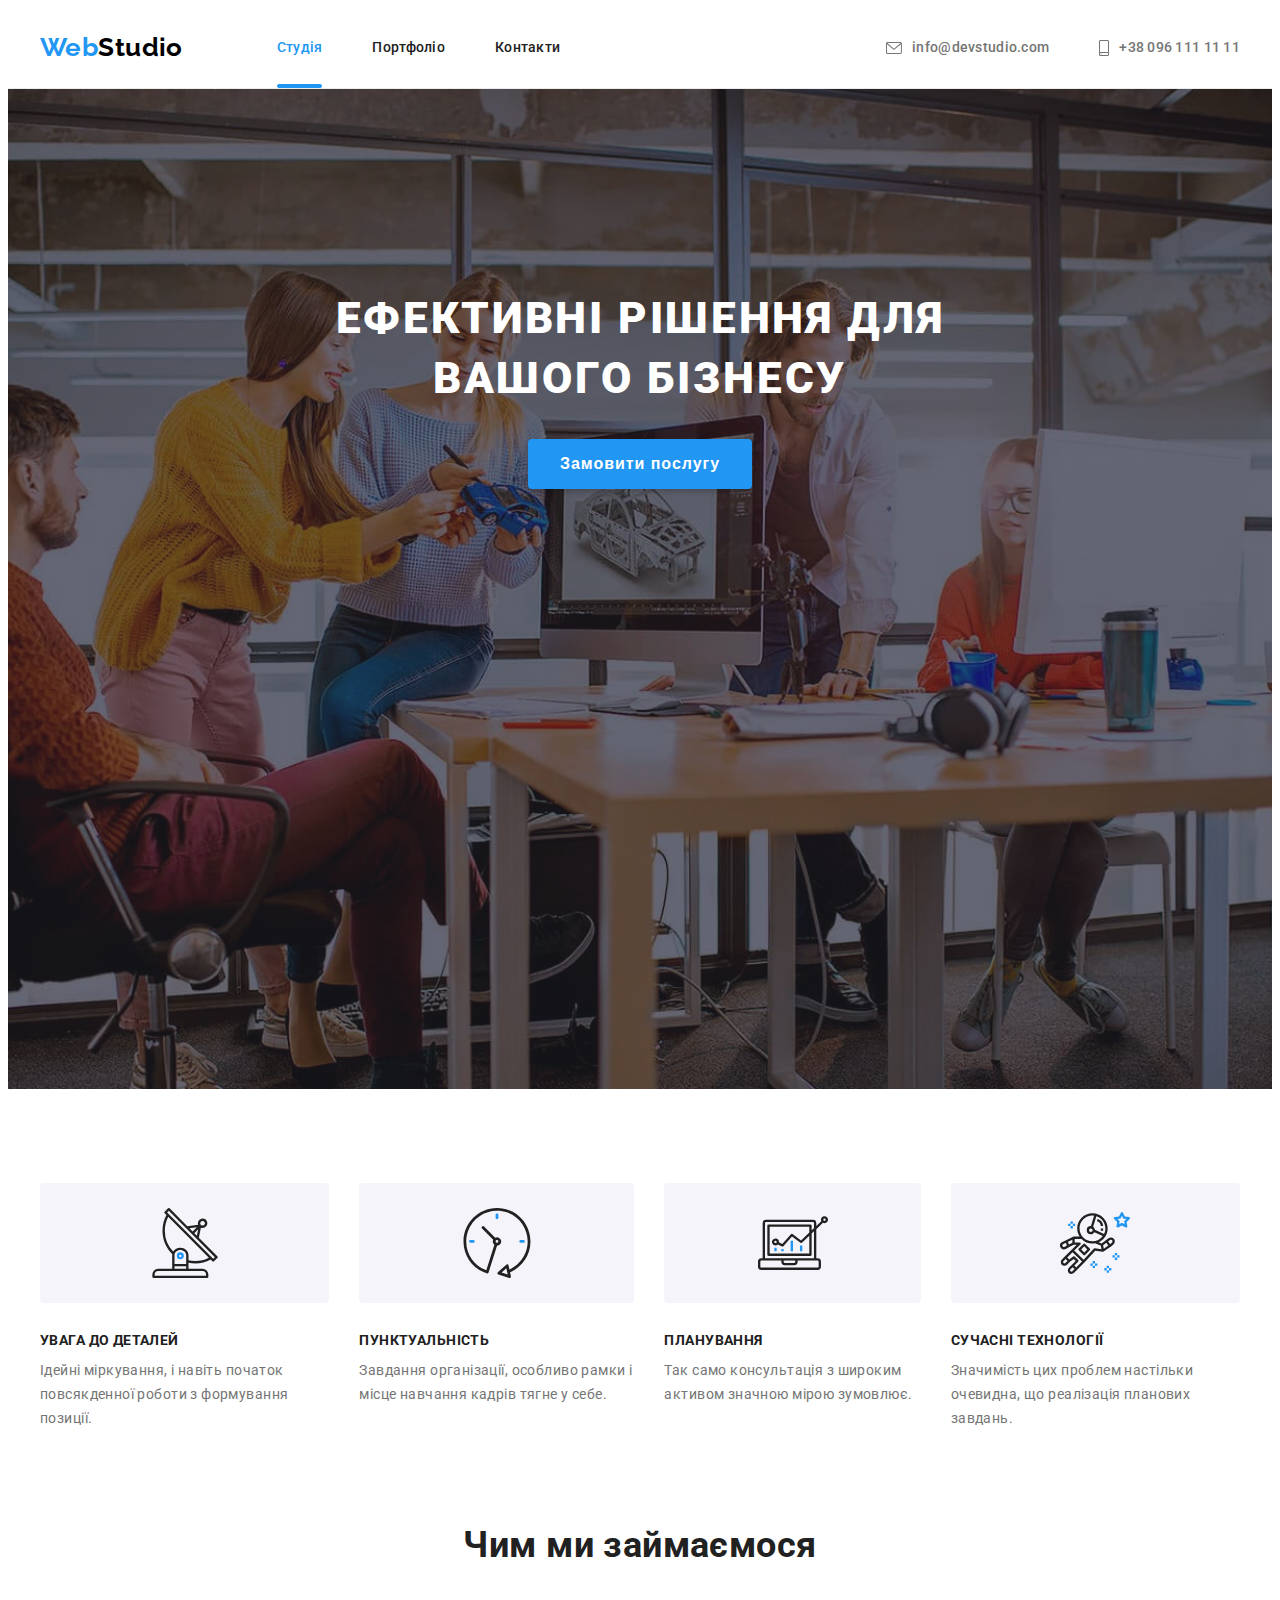
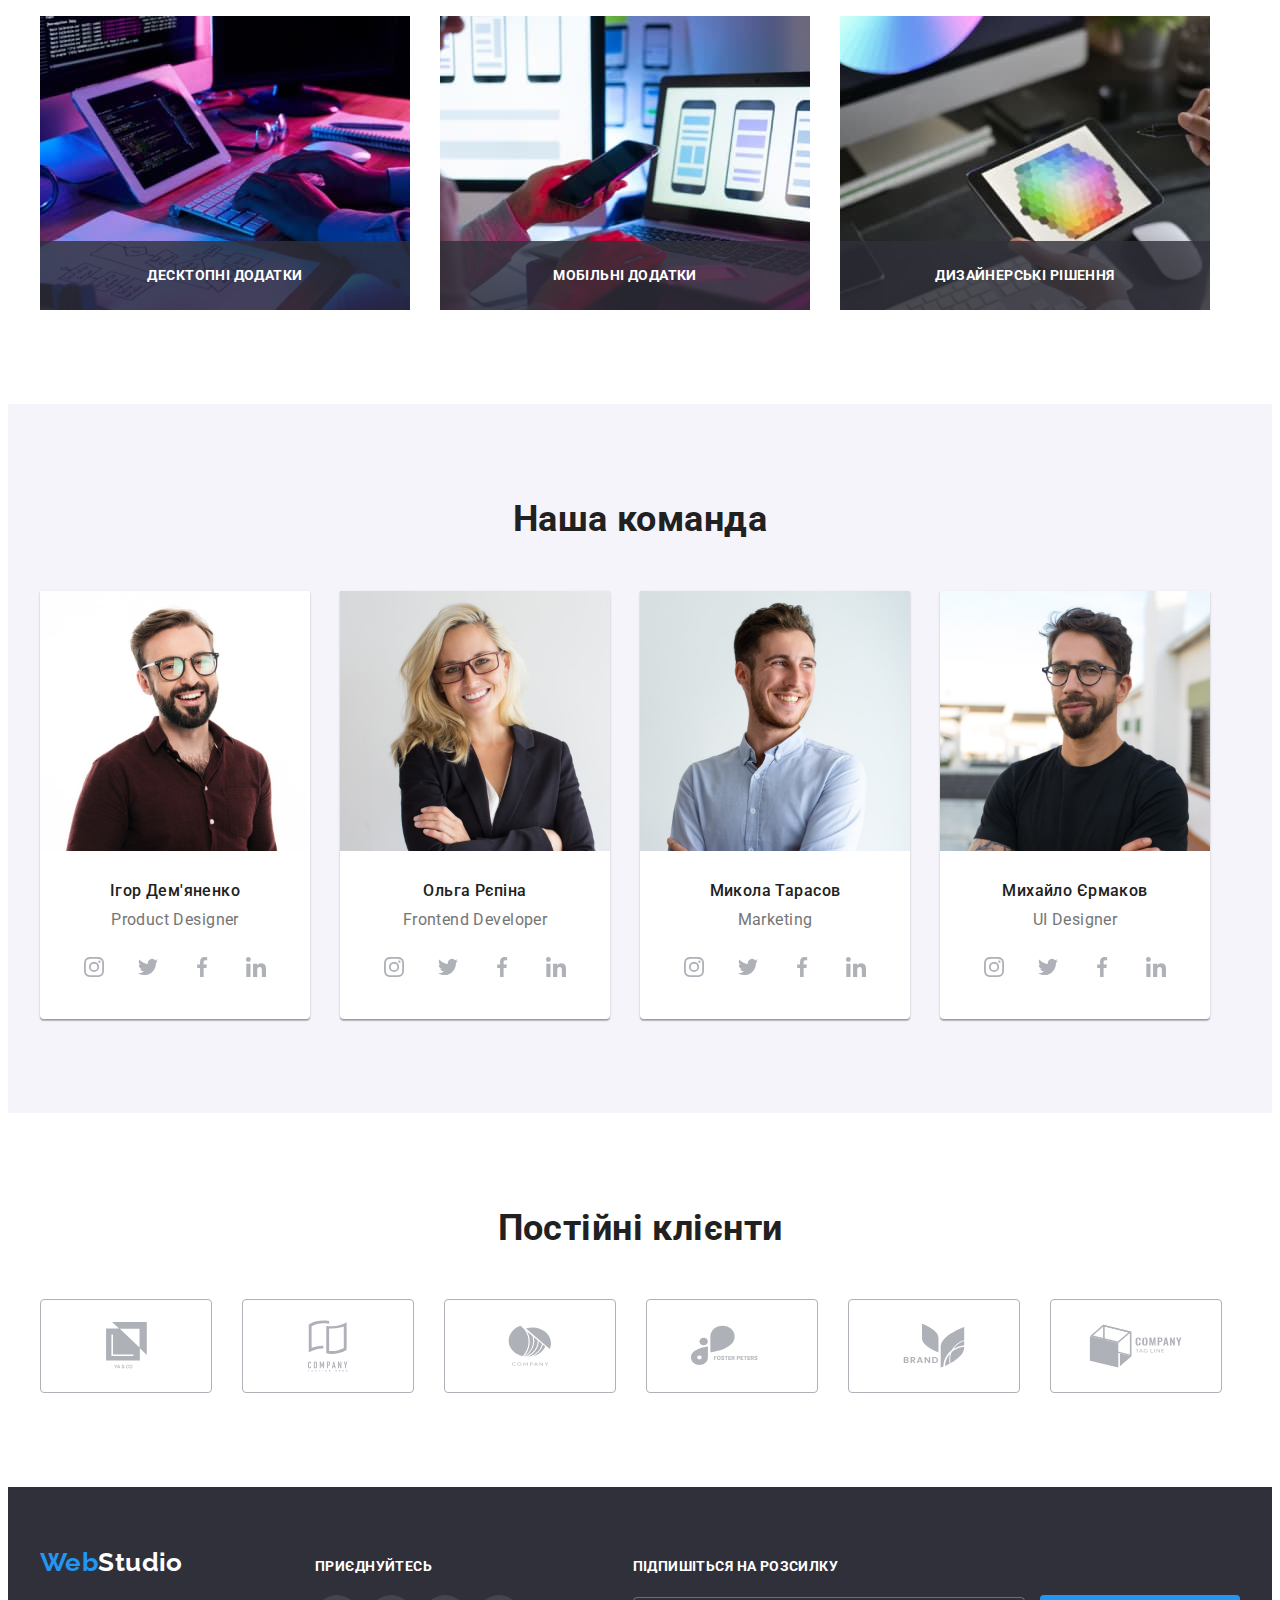
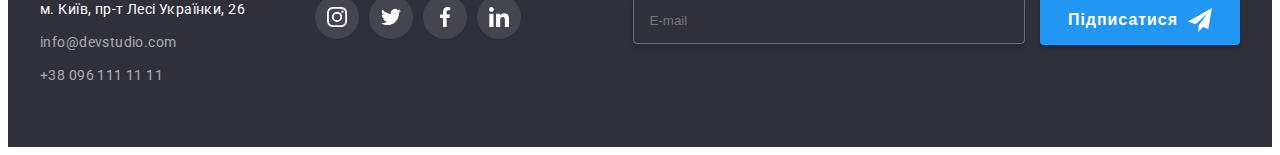
<file: index.html>
<!DOCTYPE html>
<html lang="uk">
<head>
    <meta charset="UTF-8">
    <meta http-equiv="X-UA-Compatible" content="IE=edge">
    <meta name="viewport" content="width=device-width, initial-scale=1.0">
    <title>Студія</title>
    
    <link rel="preconnect" href="https://fonts.googleapis.com">
    <link rel="preconnect" href="https://fonts.gstatic.com" crossorigin>
    <link href="https://fonts.googleapis.com/css2?family=Raleway:wght@700&family=Roboto:wght@400;500;700;900&display=swap"
        rel="stylesheet">
    <link rel="stylesheet" href="https://cdnjs.cloudflare.com/ajax/libs/modern-normalize/1.1.0/modern-normalize.min.css"
        integrity="sha512-wpPYUAdjBVSE4KJnH1VR1HeZfpl1ub8YT/NKx4PuQ5NmX2tKuGu6U/JRp5y+Y8XG2tV+wKQpNHVUX03MfMFn9Q=="
        crossorigin="anonymous" referrerpolicy="no-referrer">
    <link rel="stylesheet" href="./css/main.min.css">
</head>
<body>
    <header class="header">
        <div class="container header__container">
            <nav class="navigation">
                <a href="./index.html" class="logo-label">Web<span class="logo-label--black">Studio</span></a>
                <ul class="navigation__list">
                    <li class="navigation__item"><a class="navigation__menu navigation__menu--current"
                            href="./index.html">Студія</a></li>
                    <li class="navigation__item"><a class="navigation__menu" href="./portfolio.html">Портфоліо</a></li>
                    <li class="navigation__item"><a class="navigation__menu" href="#contacts">Контакти</a></li>
                </ul>
            </nav>
            <ul class="header__list">
                <li class="header__item"><a class="header__contact" href="mailto:info@devstudio.com">
                    <svg class="header__icon" width="16" height="12"><use href="./images/icons.svg#icon-envelope"></use></svg> info@devstudio.com</a>
                </li>
                <li class="header__item"><a class="header__contact" href="tel:+380961111111">
                    <svg class="header__icon" width="10" height="16"><use href="./images/icons.svg#icon-smartphone"></use></svg> +38 096 111 11 11</a>
                </li>
            </ul>
        </div>
    </header>
    <main>
        <section class="hero">
            <div class="container">
                <h1 class="hero__title">Ефективні рішення для <br>вашого бізнесу</h1>
                <button type="button" class="hero__button" data-modal-open>Замовити послугу</button>
            </div>
            <div class="backdrop is-hidden" data-modal>
                <div class="modal">
                    <form name="modal-form" class="modal__form form">
                        <p class="form__title">Залиште свої дані, ми вам передзвонимо</p>
                        <div class="form__field">
                            <label class="form__label" for="name">Ім'я</label>
                            <input class="form__input" type="text" name="name" id="name">
                            <svg class="form__icon" width="18" height="18">
                                <use href="./images/icons.svg#icon-person"></use>
                            </svg>
                        </div>
                        <div class="form__field">
                            <label class="form__label" for="tel">Телефон</label>
                            <input class="form__input" type="tel" name="phone-number" id="tel">
                            <svg class="form__icon" width="18" height="18">
                                <use href="./images/icons.svg#icon-phone"></use>
                            </svg>
                        </div>
                        <div class="form__field">
                            <label class="form__label" for="mail">Пошта</label>
                            <input class="form__input" type="email" name="email" id="mail">
                            <svg class="form__icon" width="18" height="18">
                                <use href="./images/icons.svg#icon-email"></use>
                            </svg>
                        </div>
                        <div class="form__comment">
                            <label class="form__label" for="comment">Коментар</label>
                            <textarea class="form__textarea" name="comment" id="comment" rows="5" placeholder="Введіть текст"></textarea>
                        </div>
                        <div class="form__checkbox">
                            <label class="form__policy">
                                <input class="form__icon-checkbox form__icon-checkbox--hidden" type="checkbox" name="policy">
                                <span class="form__icon-checkbox"></span>
                                <span>Погоджуюся з розсилкою та приймаю <a href="" class="form__link"> Умови договору</a></span>
                            </label>
                        </div>
                        <button class="form__button-submit">Відправити</button>
                        <button class="form__button-close" data-modal-close>
                            <svg class="icon-close" width="18" height="18">
                                <use href="./images/icons.svg#icon-close"></use>
                            </svg>
                        </button>
                    </form>
                </div>
            </div>
        </section>
        <section class="section features">
            <div class="container">
                <h2 class="features__title features__title--hidden">Наші перваги</h2>
                <ul class="features__list">
                    <li class="features__item">
                        <div class="features__box">
                            <svg width="70" height="70">
                                <use href="./images/icons.svg#icon-antenna"></use>
                            </svg>
                        </div>
                        <h3 class="features__subtitle">Увага до деталей</h3>
                        <p class="features__text">Ідейні міркування, і навіть початок повсякденної роботи з формування позиції.</p>
                    </li>
                    <li class="features__item">
                        <div class="features__box">
                            <svg width="70" height="70">
                                <use href="./images/icons.svg#icon-clock"></use>
                            </svg>
                        </div>
                        <h3 class="features__subtitle">Пунктуальність</h3>
                        <p class="features__text">Завдання організації, особливо рамки і місце навчання кадрів тягне у себе.</p>
                    </li>
                    <li class="features__item">
                        <div class="features__box">
                            <svg width="70" height="70">
                                <use href="./images/icons.svg#icon-diagram"></use>
                            </svg>
                        </div>
                        <h3 class="features__subtitle">Планування</h3>
                        <p class="features__text">Так само консультація з широким активом значною мірою зумовлює.</p>
                    </li>
                    <li class="features__item">
                        <div class="features__box">
                            <svg width="70" height="70">
                                <use href="./images/icons.svg#icon-astronaut"></use>
                            </svg>
                        </div>
                        <h3 class="features__subtitle">Сучасні технології</h3>
                        <p class="features__text">Значимість цих проблем настільки очевидна, що реалізація планових завдань.</p>
                    </li>
                </ul>
            </div>
        </section>
        <section class="section section--no-padding about">
            <div class="container">
                <h2 class="about__title">Чим ми займаємося</h3>
                <ul class="about__list">
                    <li class="about__item">
                        <div class="about__box">
                            <img src="./images/development.jpg" alt="Написання коду" width="370" height="294">
                            <p class="about__text">Десктопні додатки</p>
                        </div>
                    </li>
                    <li class="about__item">
                        <div class="about__box">
                            <img src="./images/layout.jpg" alt="Підбірка дизайну додатку для телефона" width="370" height="294">
                            <p class="about__text">Мобільні додатки</p>
                        </div>
                    </li>
                    <li class="about__item">
                        <div class="about__box">
                            <img src="./images/palette.jpg" alt="Відкрита палітра кольорів на планшеті" width="370" height="294">
                            <p class="about__text">Дизайнерські рішення</p>
                        </div>
                    </li>
                </ul>
            </div>
        </section>
        <section class="section section--bgr-grey team">
            <div class="container">
                <h2 class="team__title">Наша команда</h2>
                <ul class="team__list">
                    <li class="team__item">
                        <img src="./images/ihor-demyanenko.jpg" alt="Фото Ігора Дем'яненко" width="270" height="260">
                        <h3 class="team__subtitle">Ігор Дем'яненко</h3>
                        <p class="team__text">Product Designer</p>
                        <ul class="social team__social">
                            <li class="social__item">
                                <a class="social__link" href="https://www.instagram.com" rel="noreferrer noopener" target="_blank" title="Instagram">
                                    <svg width="20" height="20">
                                        <use href="./images/icons.svg#icon-instagram"></use>
                                    </svg>
                                </a>
                            </li>
                            <li class="social__item">
                                <a class="social__link" href="https://twitter.com" rel="noreferrer noopener" target="_blank" title="Twitter">
                                    <svg width="20" height="20">
                                        <use href="./images/icons.svg#icon-twitter"></use>
                                    </svg>
                                </a>
                            </li>
                            <li class="social__item">
                                <a class="social__link" href="https://www.facebook.com" rel="noreferrer noopener" target="_blank" title="Facebook">
                                    <svg width="20" height="20">
                                        <use href="./images/icons.svg#icon-facebook"></use>
                                    </svg>
                                </a>
                            </li>
                            <li class="social__item">
                                <a class="social__link" href="https://www.linkedin.com" rel="noreferrer noopener" target="_blank" title="LinkedIn">
                                    <svg width="20" height="20">
                                        <use href="./images/icons.svg#icon-linkedin"></use>
                                    </svg>
                                </a>
                            </li>
                        </ul>
                    </li>
                    <li class="team__item">
                        <img src="./images/olga-repina.jpg" alt="Фото Ольги Рєпіної" width="270" height="260">
                        <h3 class="team__subtitle">Ольга Рєпіна</h3>
                        <p class="team__text">Frontend Developer</p>
                        <ul class="social team__social">
                            <li class="social__item">
                                <a class="social__link" href="https://www.instagram.com" rel="noreferrer noopener" target="_blank"
                                    title="Instagram">
                                    <svg width="20" height="20">
                                        <use href="./images/icons.svg#icon-instagram"></use>
                                    </svg>
                                </a>
                            </li>
                            <li class="social__item">
                                <a class="social__link" href="https://twitter.com" rel="noreferrer noopener" target="_blank" title="Twitter">
                                    <svg width="20" height="20">
                                        <use href="./images/icons.svg#icon-twitter"></use>
                                    </svg>
                                </a>
                            </li>
                            <li class="social__item">
                                <a class="social__link" href="https://www.facebook.com" rel="noreferrer noopener" target="_blank"
                                    title="Facebook">
                                    <svg width="20" height="20">
                                        <use href="./images/icons.svg#icon-facebook"></use>
                                    </svg>
                                </a>
                            </li>
                            <li class="social__item">
                                <a class="social__link" href="https://www.linkedin.com" rel="noreferrer noopener" target="_blank"
                                    title="LinkedIn">
                                    <svg width="20" height="20">
                                        <use href="./images/icons.svg#icon-linkedin"></use>
                                    </svg>
                                </a>
                            </li>
                        </ul>
                    </li>
                    <li class="team__item">
                        <img src="./images/mykola-tarasov.jpg" alt="Фото Миколи Тарасова" width="270" height="260">
                        <h3 class="team__subtitle">Микола Тарасов</h3>
                        <p class="team__text">Marketing</p>
                        <ul class="social team__social">
                            <li class="social__item">
                                <a class="social__link" href="https://www.instagram.com" rel="noreferrer noopener" target="_blank"
                                    title="Instagram">
                                    <svg width="20" height="20">
                                        <use href="./images/icons.svg#icon-instagram"></use>
                                    </svg>
                                </a>
                            </li>
                            <li class="social__item">
                                <a class="social__link" href="https://twitter.com" rel="noreferrer noopener" target="_blank" title="Twitter">
                                    <svg width="20" height="20">
                                        <use href="./images/icons.svg#icon-twitter"></use>
                                    </svg>
                                </a>
                            </li>
                            <li class="social__item">
                                <a class="social__link" href="https://www.facebook.com" rel="noreferrer noopener" target="_blank"
                                    title="Facebook">
                                    <svg width="20" height="20">
                                        <use href="./images/icons.svg#icon-facebook"></use>
                                    </svg>
                                </a>
                            </li>
                            <li class="social__item">
                                <a class="social__link" href="https://www.linkedin.com" rel="noreferrer noopener" target="_blank"
                                    title="LinkedIn">
                                    <svg width="20" height="20">
                                        <use href="./images/icons.svg#icon-linkedin"></use>
                                    </svg>
                                </a>
                            </li>
                        </ul>
                    </li>
                    <li class="team__item">
                        <img src="./images/mykhailo-yermakov.jpg" alt="Фото Михайла Єрмакова" width="270" height="260">
                        <h3 class="team__subtitle">Михайло Єрмаков</h3>
                        <p class="team__text">UI Designer</p>
                        <ul class="social team__social">
                            <li class="social__item">
                                <a class="social__link" href="https://www.instagram.com" rel="noreferrer noopener" target="_blank"
                                    title="Instagram">
                                    <svg width="20" height="20">
                                        <use href="./images/icons.svg#icon-instagram"></use>
                                    </svg>
                                </a>
                            </li>
                            <li class="social__item">
                                <a class="social__link" href="https://twitter.com" rel="noreferrer noopener" target="_blank" title="Twitter">
                                    <svg width="20" height="20">
                                        <use href="./images/icons.svg#icon-twitter"></use>
                                    </svg>
                                </a>
                            </li>
                            <li class="social__item">
                                <a class="social__link" href="https://www.facebook.com" rel="noreferrer noopener" target="_blank"
                                    title="Facebook">
                                    <svg width="20" height="20">
                                        <use href="./images/icons.svg#icon-facebook"></use>
                                    </svg>
                                </a>
                            </li>
                            <li class="social__item">
                                <a class="social__link" href="https://www.linkedin.com" rel="noreferrer noopener" target="_blank"
                                    title="LinkedIn">
                                    <svg width="20" height="20">
                                        <use href="./images/icons.svg#icon-linkedin"></use>
                                    </svg>
                                </a>
                            </li>
                        </ul>
                    </li>
                </ul>
            </div>
        </section>
        <section class="section clients">
            <div class="container">
                <h2 class="clients__title">Постійні клієнти</h2>
                <ul class="clients__list">
                    <li class="clients__item">
                        <a class="clients__link" href="">
                            <svg width="41" height="46.7">
                                <use href="./images/icons.svg#icon-client-1"></use>
                            </svg>
                        </a>
                    </li>
                    <li class="clients__item">
                        <a class="clients__link" href="">
                            <svg width="40" height="52">
                                <use href="./images/icons.svg#icon-client-2"></use>
                            </svg>
                        </a>
                    </li>
                    <li class="clients__item">
                        <a class="clients__link" href="">
                            <svg width="43.46" height="41.18">
                                <use href="./images/icons.svg#icon-client-3"></use>
                            </svg>
                        </a>
                    </li>
                    <li class="clients__item">
                        <a class="clients__link" href="">
                            <svg width="84.44" height="40.62">
                                <use href="./images/icons.svg#icon-client-4"></use>
                            </svg>
                        </a>
                    </li>
                    <li class="clients__item">
                        <a class="clients__link" href="">
                            <svg width="62.54" height="45.43">
                                <use href="./images/icons.svg#icon-client-5"></use>
                            </svg>
                        </a>
                    </li>
                    <li class="clients__item">
                        <a class="clients__link" href="">
                            <svg width="93.79" height="43.93">
                                <use href="./images/icons.svg#icon-client-6"></use>
                            </svg>
                        </a>
                    </li>
                </ul>
            </div>
        </section>
    </main>
    <footer class="footer">
        <div class="container footer__container">
            <div class="footer__box">
                <a href="./index.html" class="logo-label footer__logo-label">Web<span class="logo-label--white">Studio</span></a>
                <address id="contacts">
                    <ul class="footer__list">
                        <li class="footer__item"><a class="footer__address" href="https://goo.gl/maps/kAR4QX175ZXcQiyq7" rel="noreferrer noopener"
                                target="_blank" title="Google Карти">м. Київ, пр-т Лесі Українки, 26</a></li>
                        <li class="footer__item"><a class="footer__contact" href="mailto:info@devstudio.com">info@devstudio.com</a></li>
                        <li class="footer__item"><a class="footer__contact" href="tel:+380961111111">+38 096 111 11 11</a></li>
                    </ul>
                </address>
            </div>
            <div class="footer__social">
                <p class="footer__cta">приєднуйтесь</p>
                <ul class="social">
                    <li class="social__item">
                        <a class="social__link social__link--white" href="https://www.instagram.com" rel="noreferrer noopener"
                            target="_blank" title="Instagram">
                            <svg width="20" height="20">
                                <use href="./images/icons.svg#icon-instagram"></use>
                            </svg>
                        </a>
                    </li>
                    <li class="social__item">
                        <a class="social__link social__link--white" href="https://twitter.com" rel="noreferrer noopener" target="_blank"
                            title="Twitter">
                            <svg width="20" height="20">
                                <use href="./images/icons.svg#icon-twitter"></use>
                            </svg>
                        </a>
                    </li>
                    <li class="social__item">
                        <a class="social__link social__link--white" href="https://www.facebook.com" rel="noreferrer noopener"
                            target="_blank" title="Facebook">
                            <svg width="20" height="20">
                                <use href="./images/icons.svg#icon-facebook"></use>
                            </svg>
                        </a>
                    </li>
                    <li class="social__item">
                        <a class="social__link social__link--white" href="https://www.linkedin.com" rel="noreferrer noopener"
                            target="_blank" title="LinkedIn">
                            <svg width="20" height="20">
                                <use href="./images/icons.svg#icon-linkedin"></use>
                            </svg>
                        </a>
                    </li>
                </ul>
            </div>
            <div class="footer__form">
                <p class="footer__cta">підпишіться на розсилку</p>
                <form class="submit-form">
                    <input class="submit-form__field" type="email" name="name" placeholder="E-mail">
                    <button type="submit" class="submit-form__button">Підписатися <svg class="submit-form__icon" width="24" height="24">
                            <use href="./images/icons.svg#icon-send"></use>
                        </svg></button>
                </form>
            </div>
        </div>
    </footer>
    <script src="./js/modal.js"></script>
</body>
</html>
</file>
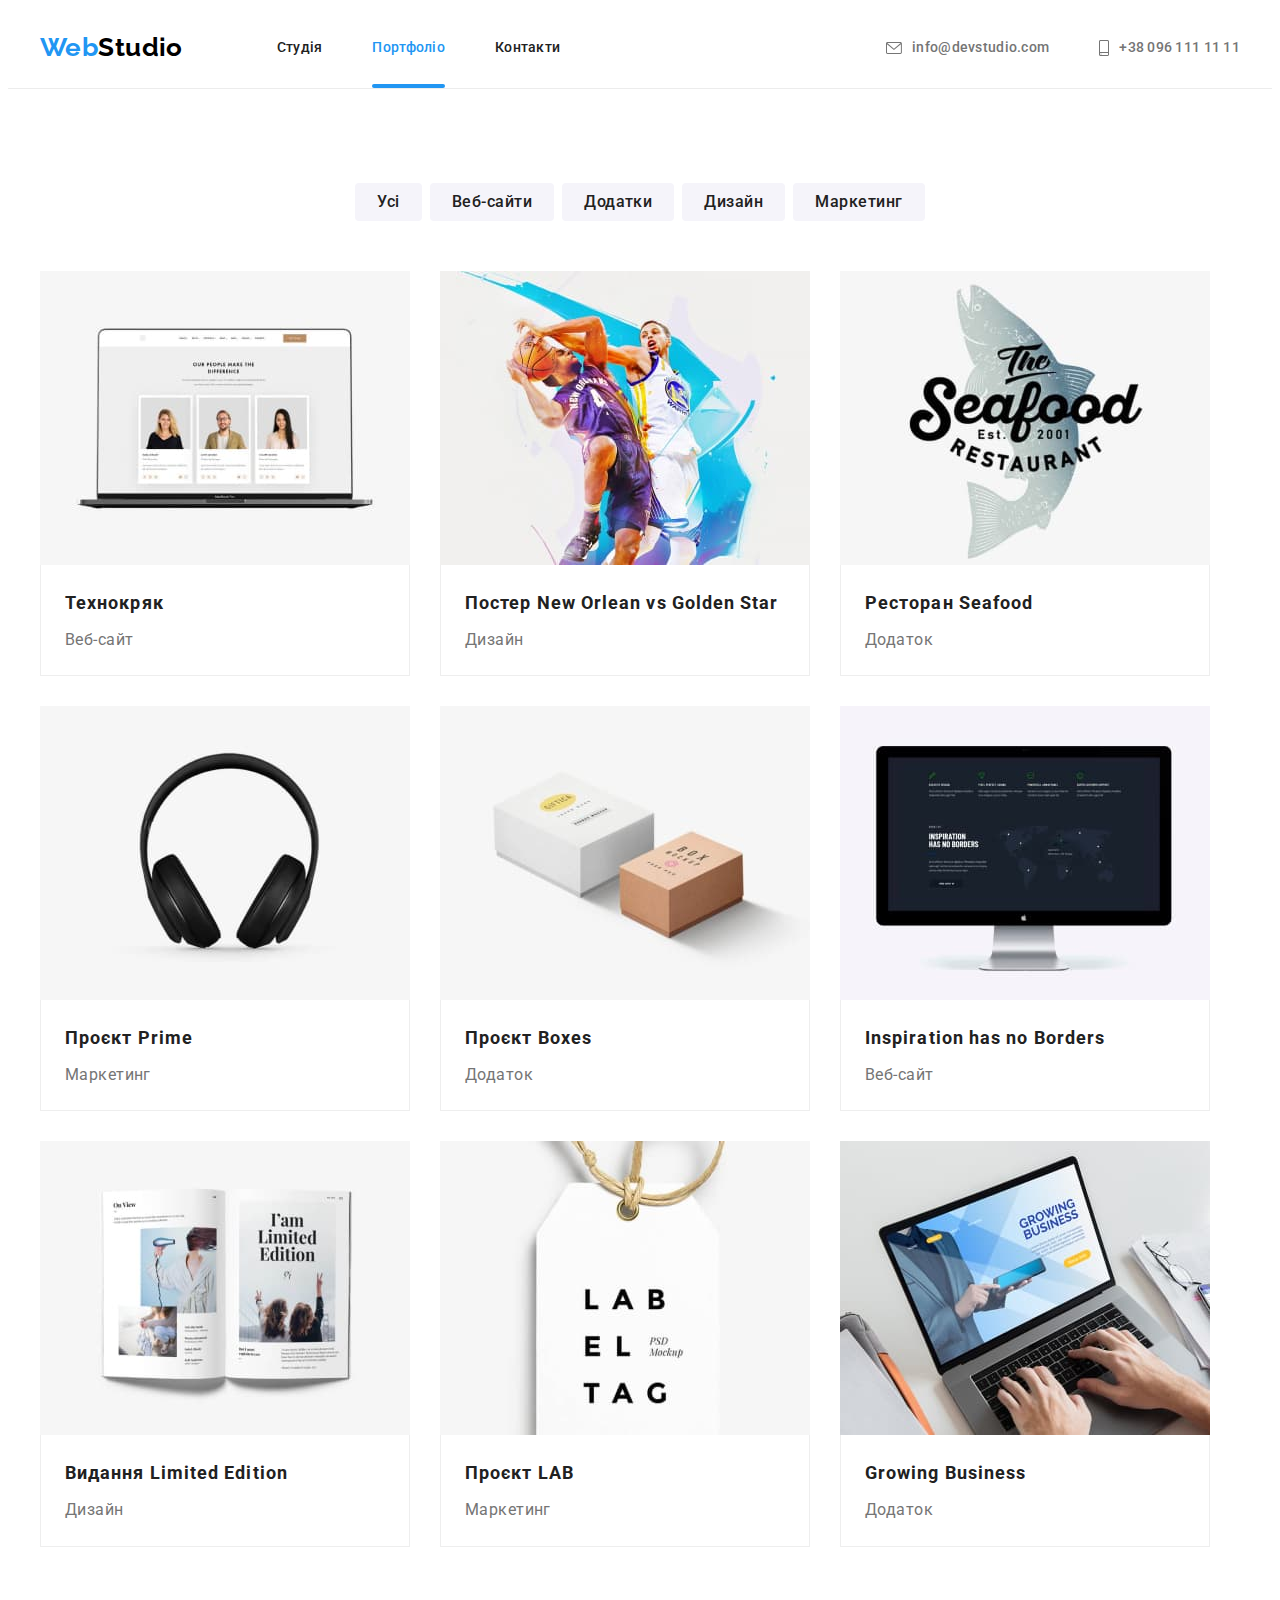
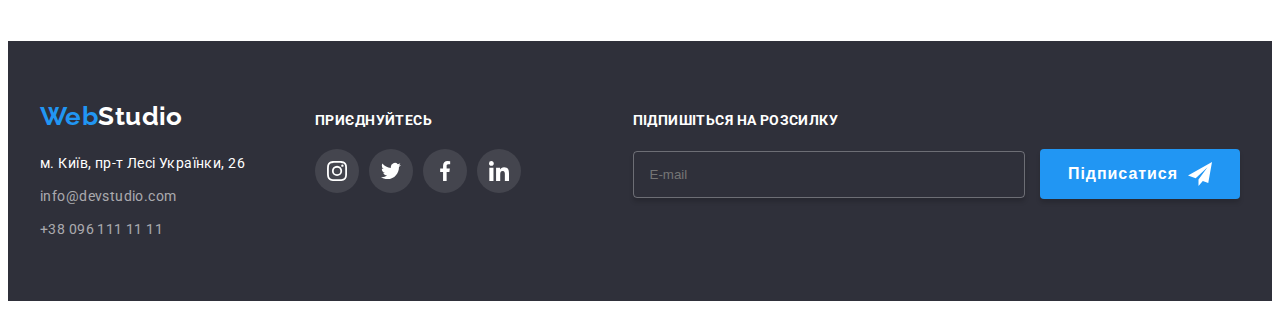
<file: portfolio.html>
<!DOCTYPE html>
<html lang="uk">
<head>
    <meta charset="UTF-8">
    <meta http-equiv="X-UA-Compatible" content="IE=edge">
    <meta name="viewport" content="width=device-width, initial-scale=1.0">
    <title>Портфоліо</title>
    
    <link rel="preconnect" href="https://fonts.googleapis.com">
    <link rel="preconnect" href="https://fonts.gstatic.com" crossorigin>
    <link href="https://fonts.googleapis.com/css2?family=Raleway:wght@700&family=Roboto:wght@400;500;700;900&display=swap"
        rel="stylesheet">
    <link rel="stylesheet" href="https://cdnjs.cloudflare.com/ajax/libs/modern-normalize/1.1.0/modern-normalize.min.css"
        integrity="sha512-wpPYUAdjBVSE4KJnH1VR1HeZfpl1ub8YT/NKx4PuQ5NmX2tKuGu6U/JRp5y+Y8XG2tV+wKQpNHVUX03MfMFn9Q=="
        crossorigin="anonymous" referrerpolicy="no-referrer">
    <link rel="stylesheet" href="./css/main.min.css">
</head>
<body>
    <header class="header">
        <div class="container header__container">
            <nav class="navigation">
                <a href="./index.html" class="logo-label">Web<span class="logo-label--black">Studio</span></a>
                <ul class="navigation__list">
                    <li class="navigation__item"><a class="navigation__menu"
                            href="./index.html">Студія</a></li>
                    <li class="navigation__item"><a class="navigation__menu navigation__menu--current" href="./portfolio.html">Портфоліо</a></li>
                    <li class="navigation__item"><a class="navigation__menu" href="#contacts">Контакти</a></li>
                </ul>
            </nav>
            <ul class="header__list">
                <li class="header__item"><a class="header__contact" href="mailto:info@devstudio.com">
                        <svg class="header__icon" width="16" height="12">
                            <use href="./images/icons.svg#icon-envelope"></use>
                        </svg> info@devstudio.com</a>
                </li>
                <li class="header__item"><a class="header__contact" href="tel:+380961111111">
                        <svg class="header__icon" width="10" height="16">
                            <use href="./images/icons.svg#icon-smartphone"></use>
                        </svg> +38 096 111 11 11</a>
                </li>
            </ul>
        </div>
    </header>
    <section class="section portfolio">
        <div class="container">
            <h1 class="portfolio__title portfolio__title--hidden">Наші роботи</h1>
            <ul class="button-set portfolio__button-set">
                <li class="button-set__item"><button class="button-set__button" type="button">Усі</button></li>
                <li class="button-set__item"><button class="button-set__button" type="button">Веб-сайти</button></li>
                <li class="button-set__item"><button class="button-set__button" type="button">Додатки</button></li>
                <li class="button-set__item"><button class="button-set__button" type="button">Дизайн</button></li>
                <li class="button-set__item"><button class="button-set__button" type="button">Маркетинг</button></li>
            </ul>
            <ul class="portfolio__list">
                <li class="portfolio__item">
                    <a class="portfolio__link" href="">
                        <div class="portfolio__box">
                            <img src="./images/website.jpg" alt="Ноутбук" width="370" height="294">
                            <p class="portfolio__overlay">Ресурс пропонує комплексні пропозиції з різним рівнем функціоналу та сервісів. Все це дозволить відвідувачу отримати вичерпні відомості про компанію чи приватну особу.</p>
                        </div>
                        <div class="portfolio__content">
                            <h2 class="portfolio__name">Технокряк</h2>
                            <p class="portfolio__text">Веб-сайт</p>
                        </div>
                    </a>
                </li>
                <li class="portfolio__item">
                    <a class="portfolio__link" href="">
                        <div class="portfolio__box">
                            <img src="./images/basketball.jpg" alt="Баскетбол" width="370" height="294">
                            <p class="portfolio__overlay">Ресурс пропонує комплексні пропозиції з різним рівнем функціоналу та сервісів. Все це
                                дозволить
                                відвідувачу отримати вичерпні відомості про компанію чи приватну особу.</p>
                        </div>
                        <div class="portfolio__content">
                            <h2 class="portfolio__name">Постер New Orlean vs Golden Star</h2>
                            <p class="portfolio__text">Дизайн</p>
                        </div>
                    </a>
                </li>
                <li class="portfolio__item">
                    <a class="portfolio__link" href="">
                        <div class="portfolio__box">
                            <img src="./images/fish.jpg" alt="Риба" width="370" height="294">
                            <p class="portfolio__overlay">Ресурс пропонує комплексні пропозиції з різним рівнем функціоналу та сервісів. Все це
                                дозволить
                                відвідувачу отримати вичерпні відомості про компанію чи приватну особу.</p>
                        </div>
                        <div class="portfolio__content">
                            <h2 class="portfolio__name">Ресторан Seafood</h2>
                            <p class="portfolio__text">Додаток</p>
                        </div>
                    </a>
                </li>
                <li class="portfolio__item">
                    <a class="portfolio__link" href="">
                        <div class="portfolio__box">
                            <img src="./images/headphone.jpg" alt="Навушники" width="370" height="294">
                            <p class="portfolio__overlay">Ресурс пропонує комплексні пропозиції з різним рівнем функціоналу та сервісів. Все це
                                дозволить
                                відвідувачу отримати вичерпні відомості про компанію чи приватну особу.</p>
                        </div>
                        <div class="portfolio__content">
                            <h2 class="portfolio__name">Проєкт Prime</h2>
                            <p class="portfolio__text">Маркетинг</p>
                        </div>
                    </a>
                </li>
                <li class="portfolio__item">
                    <a class="portfolio__link" href="">
                        <div class="portfolio__box">
                            <img src="./images/boxes.jpg" alt="Дві коробки" width="370" height="294">
                            <p class="portfolio__overlay">Ресурс пропонує комплексні пропозиції з різним рівнем функціоналу та сервісів. Все це
                                дозволить
                                відвідувачу отримати вичерпні відомості про компанію чи приватну особу.</p>
                        </div>
                        <div class="portfolio__content">
                            <h2 class="portfolio__name">Проєкт Boxes</h2>
                            <p class="portfolio__text">Додаток</p>
                        </div>
                    </a>
                </li>
                <li class="portfolio__item">
                    <a class="portfolio__link" href="">
                        <div class="portfolio__box">
                            <img src="./images/pc.jpg" alt="Персональний комп'ютер" width="370" height="294">
                            <p class="portfolio__overlay">Ресурс пропонує комплексні пропозиції з різним рівнем функціоналу та сервісів. Все це
                                дозволить
                                відвідувачу отримати вичерпні відомості про компанію чи приватну особу.</p>
                        </div>
                        <div class="portfolio__content">
                            <h2 class="portfolio__name">Inspiration has no Borders</h2>
                            <p class="portfolio__text">Веб-сайт</p>
                        </div>
                    </a>
                </li>
                <li class="portfolio__item">
                    <a class="portfolio__link" href="">
                        <div class="portfolio__box">
                            <img src="./images/magazine.jpg" alt="Журнал" width="370" height="294">
                            <p class="portfolio__overlay">Ресурс пропонує комплексні пропозиції з різним рівнем функціоналу та сервісів. Все це
                                дозволить
                                відвідувачу отримати вичерпні відомості про компанію чи приватну особу.</p>
                        </div>
                        <div class="portfolio__content">
                            <h2 class="portfolio__name">Видання Limited Edition</h2>
                            <p class="portfolio__text">Дизайн</p>
                        </div>
                    </a>
                </li>
                <li class="portfolio__item">
                    <a class="portfolio__link" href="">
                        <div class="portfolio__box">
                            <img src="./images/tag.jpg" alt="Етикетка" width="370" height="294">
                            <p class="portfolio__overlay">Ресурс пропонує комплексні пропозиції з різним рівнем функціоналу та сервісів. Все це
                                дозволить
                                відвідувачу отримати вичерпні відомості про компанію чи приватну особу.</p>
                        </div>
                        <div class="portfolio__content">
                            <h2 class="portfolio__name">Проєкт LAB</h2>
                            <p class="portfolio__text">Маркетинг</p>
                        </div>
                    </a>
                </li>
                <li class="portfolio__item">
                    <a class="portfolio__link" href="">
                        <div class="portfolio__box">
                            <img src="./images/laptop.jpg" alt="Ноутбук" width="370" height="294">
                            <p class="portfolio__overlay">Ресурс пропонує комплексні пропозиції з різним рівнем функціоналу та сервісів. Все це
                                дозволить
                                відвідувачу отримати вичерпні відомості про компанію чи приватну особу.</p>
                        </div>
                        <div class="portfolio__content">
                            <h2 class="portfolio__name">Growing Business</h2>
                            <p class="portfolio__text">Додаток</p>
                        </div>
                    </a>
                </li>
            </ul>
        </div>
    </section>
    <footer class="footer">
        <div class="container footer__container">
            <div class="footer__box">
                <a href="./index.html" class="logo-label footer__logo-label">Web<span
                        class="logo-label--white">Studio</span></a>
                <address id="contacts">
                    <ul class="footer__list">
                        <li class="footer__item"><a class="footer__address" href="https://goo.gl/maps/kAR4QX175ZXcQiyq7"
                                rel="noreferrer noopener" target="_blank" title="Google Карти">м. Київ, пр-т Лесі Українки,
                                26</a></li>
                        <li class="footer__item"><a class="footer__contact"
                                href="mailto:info@devstudio.com">info@devstudio.com</a></li>
                        <li class="footer__item"><a class="footer__contact" href="tel:+380961111111">+38 096 111 11 11</a>
                        </li>
                    </ul>
                </address>
            </div>
            <div class="footer__social">
                <p class="footer__cta">приєднуйтесь</p>
                <ul class="social">
                    <li class="social__item">
                        <a class="social__link social__link--white" href="https://www.instagram.com"
                            rel="noreferrer noopener" target="_blank" title="Instagram">
                            <svg width="20" height="20">
                                <use href="./images/icons.svg#icon-instagram"></use>
                            </svg>
                        </a>
                    </li>
                    <li class="social__item">
                        <a class="social__link social__link--white" href="https://twitter.com" rel="noreferrer noopener"
                            target="_blank" title="Twitter">
                            <svg width="20" height="20">
                                <use href="./images/icons.svg#icon-twitter"></use>
                            </svg>
                        </a>
                    </li>
                    <li class="social__item">
                        <a class="social__link social__link--white" href="https://www.facebook.com"
                            rel="noreferrer noopener" target="_blank" title="Facebook">
                            <svg width="20" height="20">
                                <use href="./images/icons.svg#icon-facebook"></use>
                            </svg>
                        </a>
                    </li>
                    <li class="social__item">
                        <a class="social__link social__link--white" href="https://www.linkedin.com"
                            rel="noreferrer noopener" target="_blank" title="LinkedIn">
                            <svg width="20" height="20">
                                <use href="./images/icons.svg#icon-linkedin"></use>
                            </svg>
                        </a>
                    </li>
                </ul>
            </div>
            <div class="footer__form">
                <p class="footer__cta">підпишіться на розсилку</p>
                <form class="submit-form">
                    <input class="submit-form__field" type="email" name="name" placeholder="E-mail">
                    <button type="submit" class="submit-form__button">Підписатися <svg class="submit-form__icon" width="24"
                            height="24">
                            <use href="./images/icons.svg#icon-send"></use>
                        </svg></button>
                </form>
            </div>
        </div>
    </footer>
</body>
</html>
</file>
<file: css/main.min.css>
h1,h2,h3,p,ul{margin:0}img{display:block}input,textarea{outline:none}a{color:inherit;text-decoration:none}ul{padding:0;list-style:none}address{font-style:normal}body{font-family:"Roboto",sans-serif;font-weight:400;font-size:14px;line-height:1.7;letter-spacing:.03em;color:#757575}.submit-form__button,.form__button-submit,.hero__button{font-weight:700;font-size:16px;line-height:1.88;letter-spacing:.06em;color:#fff;padding-top:10px;padding-bottom:10px;border-radius:4px;background-color:#2196f3;-webkit-box-shadow:0px 4px 4px rgba(0,0,0,.15);box-shadow:0px 4px 4px rgba(0,0,0,.15);border-width:0;cursor:pointer}.navigation{display:-webkit-box;display:-ms-flexbox;display:flex;-webkit-box-align:center;-ms-flex-align:center;align-items:center}.navigation__list{display:-webkit-box;display:-ms-flexbox;display:flex;margin-left:94px}.navigation__item{margin-right:50px}.navigation__item:last-child{margin-right:0}.navigation__menu{display:block;-webkit-box-align:center;-ms-flex-align:center;align-items:center;padding-top:32px;padding-bottom:32px;font-weight:500;font-size:14px;line-height:1.14;letter-spacing:.02em;color:#212121;-webkit-transition:color 250ms cubic-bezier(0.4, 0, 0.2, 1);transition:color 250ms cubic-bezier(0.4, 0, 0.2, 1)}.navigation__menu:hover,.navigation__menu:focus{color:#2196f3}.navigation__menu--current{position:relative;color:#2196f3}.navigation__menu--current::after{content:"";position:absolute;left:0;bottom:0;display:block;width:100%;height:4px;background-color:#2196f3;border-radius:2px}.header{border-bottom:1px solid #ececec}.header__container{display:-webkit-box;display:-ms-flexbox;display:flex;-webkit-box-align:center;-ms-flex-align:center;align-items:center}.header__list{display:-webkit-box;display:-ms-flexbox;display:flex;margin-left:auto;-webkit-box-align:center;-ms-flex-align:center;align-items:center}.header__item{margin-right:50px}.header__item:last-child{margin-right:0}.header__icon{margin-right:10px}.header__contact{display:-webkit-box;display:-ms-flexbox;display:flex;-webkit-box-align:center;-ms-flex-align:center;align-items:center;-webkit-box-pack:center;-ms-flex-pack:center;justify-content:center;padding-top:32px;padding-bottom:32px;font-weight:500;font-size:14px;line-height:1.14;letter-spacing:.02em;fill:#757575;-webkit-transition:color 250ms cubic-bezier(0.4, 0, 0.2, 1);transition:color 250ms cubic-bezier(0.4, 0, 0.2, 1)}.header__contact:hover,.header__contact:focus{fill:#2196f3;color:#2196f3}.logo-label{font-family:"Raleway",sans-serif;font-weight:700;font-size:26px;line-height:1.2;color:#2196f3}.logo-label--white{color:#fff}.logo-label--black{color:#000}.hero{max-width:1600px;height:600px;margin-left:auto;margin-right:auto;padding-top:200px;padding-bottom:200px;text-align:center;background-color:#c4c4c4;background-image:-webkit-gradient(linear, left top, right top, from(rgba(47, 48, 58, 0.4)), to(rgba(47, 48, 58, 0.4))),url(..//../images/hero-img.jpg);background-image:linear-gradient(to right, rgba(47, 48, 58, 0.4), rgba(47, 48, 58, 0.4)),url(..//../images/hero-img.jpg);background-repeat:no-repeat;background-position:center;background-size:cover}.hero__title{margin-bottom:30px;font-weight:900;font-size:44px;line-height:1.36;letter-spacing:.06em;text-transform:uppercase;color:#fff}.hero__button{padding-left:32px;padding-right:32px;-webkit-transition:background-color 250ms cubic-bezier(0.4, 0, 0.2, 1);transition:background-color 250ms cubic-bezier(0.4, 0, 0.2, 1)}.hero__button:hover,.hero__button:focus{background-color:#188ce8}.backdrop{position:fixed;z-index:1;top:0;left:0;width:100%;height:100%;background-color:rgba(0,0,0,.2);opacity:1;-webkit-transition:opacity 250ms cubic-bezier(0.4, 0, 0.2, 1);transition:opacity 250ms cubic-bezier(0.4, 0, 0.2, 1)}.backdrop.is-hidden{opacity:0;pointer-events:none}.modal{position:absolute;top:50%;left:50%;width:528px;height:581px;padding:40px;background-color:#fff;-webkit-box-shadow:0px 1px 3px rgba(0,0,0,.12),0px 1px 1px rgba(0,0,0,.14),0px 2px 1px rgba(0,0,0,.2);box-shadow:0px 1px 3px rgba(0,0,0,.12),0px 1px 1px rgba(0,0,0,.14),0px 2px 1px rgba(0,0,0,.2);border-radius:4px;-webkit-transform:translate(-50%, -50%) scale(1);transform:translate(-50%, -50%) scale(1);-webkit-transition:-webkit-transform 250ms cubic-bezier(0.4, 0, 0.2, 1);transition:-webkit-transform 250ms cubic-bezier(0.4, 0, 0.2, 1);transition:transform 250ms cubic-bezier(0.4, 0, 0.2, 1);transition:transform 250ms cubic-bezier(0.4, 0, 0.2, 1), -webkit-transform 250ms cubic-bezier(0.4, 0, 0.2, 1)}.backdrop.is-hidden .modal{-webkit-transform:translate(-50%, -50%) scale(0.9);transform:translate(-50%, -50%) scale(0.9)}.modal__form{width:100%}.form__button-close{position:absolute;display:-webkit-box;display:-ms-flexbox;display:flex;top:8px;right:8px;width:30px;height:30px;-webkit-box-pack:center;-ms-flex-pack:center;justify-content:center;-webkit-box-align:center;-ms-flex-align:center;align-items:center;fill:#000;border-radius:50%;background:#fff;border:1px solid rgba(0,0,0,.1);cursor:pointer;-webkit-transition:fill 250ms cubic-bezier(0.4, 0, 0.2, 1);transition:fill 250ms cubic-bezier(0.4, 0, 0.2, 1)}.form__button-close:hover,.form__button-close:focus{fill:#2196f3}.form__title{margin-bottom:12px;font-weight:700;font-size:20px;line-height:1.15;text-align:center;color:#212121}.form__field{position:relative;display:-webkit-box;display:-ms-flexbox;display:flex;-webkit-box-orient:vertical;-webkit-box-direction:normal;-ms-flex-direction:column;flex-direction:column;margin-bottom:10px}.form__label{margin-bottom:4px;text-align:left;font-size:12px;line-height:1.16;letter-spacing:.01em}.form__input{padding-top:11px;padding-bottom:11px;padding-left:42px;border:1px solid rgba(33,33,33,.2);border-radius:4px;-webkit-transition:border-color 250ms cubic-bezier(0.4, 0, 0.2, 1);transition:border-color 250ms cubic-bezier(0.4, 0, 0.2, 1)}.form__input:focus-within{border-color:#2196f3}.form__textarea{height:120px;padding:12px 16px;resize:none;border:1px solid rgba(33,33,33,.2);border-radius:4px;-webkit-transition:border-color 250ms cubic-bezier(0.4, 0, 0.2, 1);transition:border-color 250ms cubic-bezier(0.4, 0, 0.2, 1)}.form__textarea:focus-within{border-color:#2196f3}.form__icon{position:absolute;top:50%;left:12px;fill:#212121;-webkit-transition:250ms cubic-bezier(0.4, 0, 0.2, 1);transition:250ms cubic-bezier(0.4, 0, 0.2, 1)}.form__field:focus-within .form__icon{fill:#2196f3}.form__comment{display:-webkit-box;display:-ms-flexbox;display:flex;-webkit-box-orient:vertical;-webkit-box-direction:normal;-ms-flex-direction:column;flex-direction:column;margin-bottom:20px}.form__checkbox{margin-bottom:30px;display:-webkit-box;display:-ms-flexbox;display:flex;-webkit-box-pack:center;-ms-flex-pack:center;justify-content:center}.form__policy{display:-webkit-box;display:-ms-flexbox;display:flex;-webkit-box-align:center;-ms-flex-align:center;align-items:center}.form__icon-checkbox--hidden{position:absolute;width:1px;height:1px;margin:-1px;border:0;padding:0;white-space:nowrap;-webkit-clip-path:inset(100%);clip-path:inset(100%);clip:rect(0 0 0 0);overflow:hidden}.form__icon-checkbox{display:inline-block;width:16px;height:15px;margin-right:7px;border:2px solid #212121;border-radius:2px;cursor:pointer;-webkit-transition:border-color 250ms cubic-bezier(0.4, 0, 0.2, 1),background-image 250ms cubic-bezier(0.4, 0, 0.2, 1),background-color 250ms cubic-bezier(0.4, 0, 0.2, 1);transition:border-color 250ms cubic-bezier(0.4, 0, 0.2, 1),background-image 250ms cubic-bezier(0.4, 0, 0.2, 1),background-color 250ms cubic-bezier(0.4, 0, 0.2, 1)}.form__icon-checkbox--hidden:checked+.form__icon-checkbox{border-color:#2196f3;background-color:#2196f3;background-image:url(..//../images/check.svg);background-size:contain;background-position:center;background-origin:border-box}.form__link{position:relative;display:inline-block;text-decoration:none;color:#2196f3}.form__link::after{content:"";position:absolute;left:0;bottom:0;display:block;width:100%;height:2px;background-color:#2196f3;border-radius:2px;-webkit-transform:scaleX(0);transform:scaleX(0);-webkit-transition:-webkit-transform 250ms cubic-bezier(0.4, 0, 0.2, 1);transition:-webkit-transform 250ms cubic-bezier(0.4, 0, 0.2, 1);transition:transform 250ms cubic-bezier(0.4, 0, 0.2, 1);transition:transform 250ms cubic-bezier(0.4, 0, 0.2, 1), -webkit-transform 250ms cubic-bezier(0.4, 0, 0.2, 1)}.form__link:hover::after,.form__link:focus::after{-webkit-transform:scaleX(1);transform:scaleX(1)}.form__button-submit{padding-left:52px;padding-right:52px;-webkit-transition:background-color 250ms cubic-bezier(0.4, 0, 0.2, 1);transition:background-color 250ms cubic-bezier(0.4, 0, 0.2, 1)}.form__button-submit:hover,.form__button-submit:focus{background-color:#188ce8}.section{padding:94px 0 94px 0;background-color:#fff}.section--no-padding{padding-top:0}.section--bgr-grey{background-color:#f5f4fa}.container{width:1200px;padding-left:15px;padding-right:15px;margin-left:auto;margin-right:auto}.portfolio__button-set{margin-bottom:50px}.features__title,.about__title,.team__title,.clients__title,.portfolio__title{margin-bottom:50px;font-weight:700;font-size:36px;line-height:1.17;text-align:center;color:#212121}.features__title--hidden,.portfolio__title--hidden{position:absolute;width:1px;height:1px;margin:-1px;border:0;padding:0;white-space:nowrap;-webkit-clip-path:inset(100%);clip-path:inset(100%);clip:rect(0 0 0 0);overflow:hidden}.features__list{display:-webkit-box;display:-ms-flexbox;display:flex;-webkit-column-gap:30px;-moz-column-gap:30px;column-gap:30px}.features__box{margin-bottom:30px;height:120px;display:-webkit-box;display:-ms-flexbox;display:flex;-webkit-box-align:center;-ms-flex-align:center;align-items:center;-webkit-box-pack:center;-ms-flex-pack:center;justify-content:center;border-radius:4px;background-color:#f5f4fa}.features__subtitle{margin-bottom:10px;font-weight:700;font-size:14px;line-height:1.14;text-transform:uppercase;color:#212121}.about__list{display:-webkit-box;display:-ms-flexbox;display:flex;-webkit-column-gap:30px;-moz-column-gap:30px;column-gap:30px}.about__box{position:relative}.about__text{position:absolute;bottom:0;padding-top:27px;padding-bottom:27px;width:100%;font-weight:700;line-height:1.14;text-align:center;text-transform:uppercase;color:#fff;background-color:rgba(47,48,58,.8)}.team__list{display:-webkit-box;display:-ms-flexbox;display:flex;-webkit-column-gap:30px;-moz-column-gap:30px;column-gap:30px}.team__item{background-color:#fff;-webkit-box-shadow:0px 1px 3px rgba(0,0,0,.12),0px 1px 1px rgba(0,0,0,.14),0px 2px 1px rgba(0,0,0,.2);box-shadow:0px 1px 3px rgba(0,0,0,.12),0px 1px 1px rgba(0,0,0,.14),0px 2px 1px rgba(0,0,0,.2);border-radius:0px 0px 4px 4px}.team__subtitle{margin-top:30px;margin-bottom:10px;font-weight:500;font-size:16px;line-height:1.19;text-align:center;color:#212121}.team__text{margin-bottom:16px;font-size:16px;line-height:1.19;text-align:center}.team__social{margin-bottom:30px;margin-left:32px;margin-right:32px}.clients__list{display:-webkit-box;display:-ms-flexbox;display:flex;-webkit-column-gap:30px;-moz-column-gap:30px;column-gap:30px}.clients__link{display:-webkit-box;display:-ms-flexbox;display:flex;-webkit-box-pack:center;-ms-flex-pack:center;justify-content:center;-webkit-box-align:center;-ms-flex-align:center;align-items:center;height:92px;width:170px;border:1px solid #afb1b8;border-radius:4px;fill:#afb1b8;-webkit-transition:fill 250ms cubic-bezier(0.4, 0, 0.2, 1),border 250ms cubic-bezier(0.4, 0, 0.2, 1);transition:fill 250ms cubic-bezier(0.4, 0, 0.2, 1),border 250ms cubic-bezier(0.4, 0, 0.2, 1)}.clients__link:hover,.clients__link:focus{fill:#2196f3;border-color:#2196f3}.social{display:-webkit-box;display:-ms-flexbox;display:flex;-webkit-column-gap:10px;-moz-column-gap:10px;column-gap:10px}.social__link{display:-webkit-box;display:-ms-flexbox;display:flex;height:44px;width:44px;border-radius:50%;-webkit-box-pack:center;-ms-flex-pack:center;justify-content:center;-webkit-box-align:center;-ms-flex-align:center;align-items:center;fill:#afb1b8;-webkit-transition:background-color 250ms cubic-bezier(0.4, 0, 0.2, 1),fill 250ms cubic-bezier(0.4, 0, 0.2, 1);transition:background-color 250ms cubic-bezier(0.4, 0, 0.2, 1),fill 250ms cubic-bezier(0.4, 0, 0.2, 1)}.social__link:hover,.social__link:focus{fill:#fff;background-color:#2196f3}.social__link--white{fill:#fff;background-color:rgba(255,255,255,.1);-webkit-transition:background-color 250ms cubic-bezier(0.4, 0, 0.2, 1);transition:background-color 250ms cubic-bezier(0.4, 0, 0.2, 1)}.social__link--white:hover,.social__link--white:focus{background-color:#2196f3}.button-set{display:-webkit-box;display:-ms-flexbox;display:flex;-webkit-box-orient:horizontal;-webkit-box-direction:normal;-ms-flex-direction:row;flex-direction:row;-webkit-box-pack:center;-ms-flex-pack:center;justify-content:center}.button-set__item{margin-right:8px}.button-set__item:last-child{margin-right:0}.button-set__button{font-family:inherit;font-weight:500;font-size:16px;line-height:1.6;letter-spacing:.03em;padding:6px 22px;border-width:0;color:#212121;background-color:#f5f4fa;border-radius:4px;cursor:pointer;-webkit-transition:background-color 250ms cubic-bezier(0.4, 0, 0.2, 1),color 250ms cubic-bezier(0.4, 0, 0.2, 1),-webkit-box-shadow 250ms cubic-bezier(0.4, 0, 0.2, 1);transition:background-color 250ms cubic-bezier(0.4, 0, 0.2, 1),color 250ms cubic-bezier(0.4, 0, 0.2, 1),-webkit-box-shadow 250ms cubic-bezier(0.4, 0, 0.2, 1);transition:background-color 250ms cubic-bezier(0.4, 0, 0.2, 1),color 250ms cubic-bezier(0.4, 0, 0.2, 1),box-shadow 250ms cubic-bezier(0.4, 0, 0.2, 1);transition:background-color 250ms cubic-bezier(0.4, 0, 0.2, 1),color 250ms cubic-bezier(0.4, 0, 0.2, 1),box-shadow 250ms cubic-bezier(0.4, 0, 0.2, 1),-webkit-box-shadow 250ms cubic-bezier(0.4, 0, 0.2, 1)}.button-set__button:hover,.button-set__button:focus{color:#fff;background-color:#2196f3;-webkit-box-shadow:0px 3px 1px rgba(0,0,0,.1),0px 1px 2px rgba(0,0,0,.08),0px 2px 2px rgba(0,0,0,.12);box-shadow:0px 3px 1px rgba(0,0,0,.1),0px 1px 2px rgba(0,0,0,.08),0px 2px 2px rgba(0,0,0,.12)}.portfolio__list{display:-webkit-box;display:-ms-flexbox;display:flex;-ms-flex-wrap:wrap;flex-wrap:wrap;gap:30px}.portfolio__item{background-color:#fff}.portfolio__link{display:block;-webkit-transition:-webkit-box-shadow 250ms cubic-bezier(0.4, 0, 0.2, 1);transition:-webkit-box-shadow 250ms cubic-bezier(0.4, 0, 0.2, 1);transition:box-shadow 250ms cubic-bezier(0.4, 0, 0.2, 1);transition:box-shadow 250ms cubic-bezier(0.4, 0, 0.2, 1), -webkit-box-shadow 250ms cubic-bezier(0.4, 0, 0.2, 1)}.portfolio__link:hover,.portfolio__link:focus{-webkit-box-shadow:0px 1px 1px rgba(0,0,0,.12),0px 4px 4px rgba(0,0,0,.06),1px 4px 6px rgba(0,0,0,.16);box-shadow:0px 1px 1px rgba(0,0,0,.12),0px 4px 4px rgba(0,0,0,.06),1px 4px 6px rgba(0,0,0,.16)}.portfolio__box{position:relative;overflow:hidden}.portfolio__overlay{position:absolute;top:0;left:0;width:100%;height:100%;padding:63px 24px;font-size:18px;line-height:1.56;color:#fff;background-color:rgba(33,150,243,.9);-webkit-transform:translatey(100%);transform:translatey(100%);-webkit-transition:-webkit-transform 250ms cubic-bezier(0.4, 0, 0.2, 1);transition:-webkit-transform 250ms cubic-bezier(0.4, 0, 0.2, 1);transition:transform 250ms cubic-bezier(0.4, 0, 0.2, 1);transition:transform 250ms cubic-bezier(0.4, 0, 0.2, 1), -webkit-transform 250ms cubic-bezier(0.4, 0, 0.2, 1)}.portfolio__link:hover .portfolio__overlay,.portfolio__link:focus .portfolio__overlay{-webkit-transform:translatey(0);transform:translatey(0)}.portfolio__content{padding:20px 24px;border-right:1px solid #eee;border-bottom:1px solid #eee;border-left:1px solid #eee}.portfolio__name{margin-bottom:4px;font-weight:700;font-size:18px;line-height:2;letter-spacing:.06em;color:#212121}.portfolio__text{font-size:16px;line-height:1.9}.footer{padding-top:60px;padding-bottom:60px;background-color:#2f303a}.footer__container{display:-webkit-box;display:-ms-flexbox;display:flex;-webkit-box-align:baseline;-ms-flex-align:baseline;align-items:baseline}.footer__box{margin-right:70px}.footer__form{margin-left:auto}.footer__logo-label{display:block;margin-bottom:20px}.footer__item{margin-bottom:9px}.footer__item:last-child{margin-bottom:0}.footer__address{color:#fff;-webkit-transition:color 250ms cubic-bezier(0.4, 0, 0.2, 1);transition:color 250ms cubic-bezier(0.4, 0, 0.2, 1)}.footer__address:hover,.footer__address:focus{color:#2196f3}.footer__contact{margin-bottom:9px;color:rgba(255,255,255,.6);-webkit-transition:color 250ms cubic-bezier(0.4, 0, 0.2, 1);transition:color 250ms cubic-bezier(0.4, 0, 0.2, 1)}.footer__contact:hover,.footer__contact:focus{color:#2196f3}.footer__cta{margin-bottom:20px;font-weight:700;font-size:14px;line-height:1.14;text-transform:uppercase;color:#fff}.submit-form__field{width:358px;margin-right:12px;padding:15px 16px;color:#fff;background-color:inherit;border:1px solid rgba(255,255,255,.3);-webkit-box-shadow:0px 4px 4px rgba(0,0,0,.15);box-shadow:0px 4px 4px rgba(0,0,0,.15);border-radius:4px}.submit-form__button{display:-webkit-inline-box;display:-ms-inline-flexbox;display:inline-flex;-webkit-box-align:center;-ms-flex-align:center;align-items:center;padding-left:28px;padding-right:28px;fill:#fff;-webkit-transition:background-color 250ms cubic-bezier(0.4, 0, 0.2, 1);transition:background-color 250ms cubic-bezier(0.4, 0, 0.2, 1)}.submit-form__button:hover,.submit-form__button:focus{background-color:#188ce8}.submit-form__icon{margin-left:10px}/*# sourceMappingURL=main.min.css.map */
</file>
